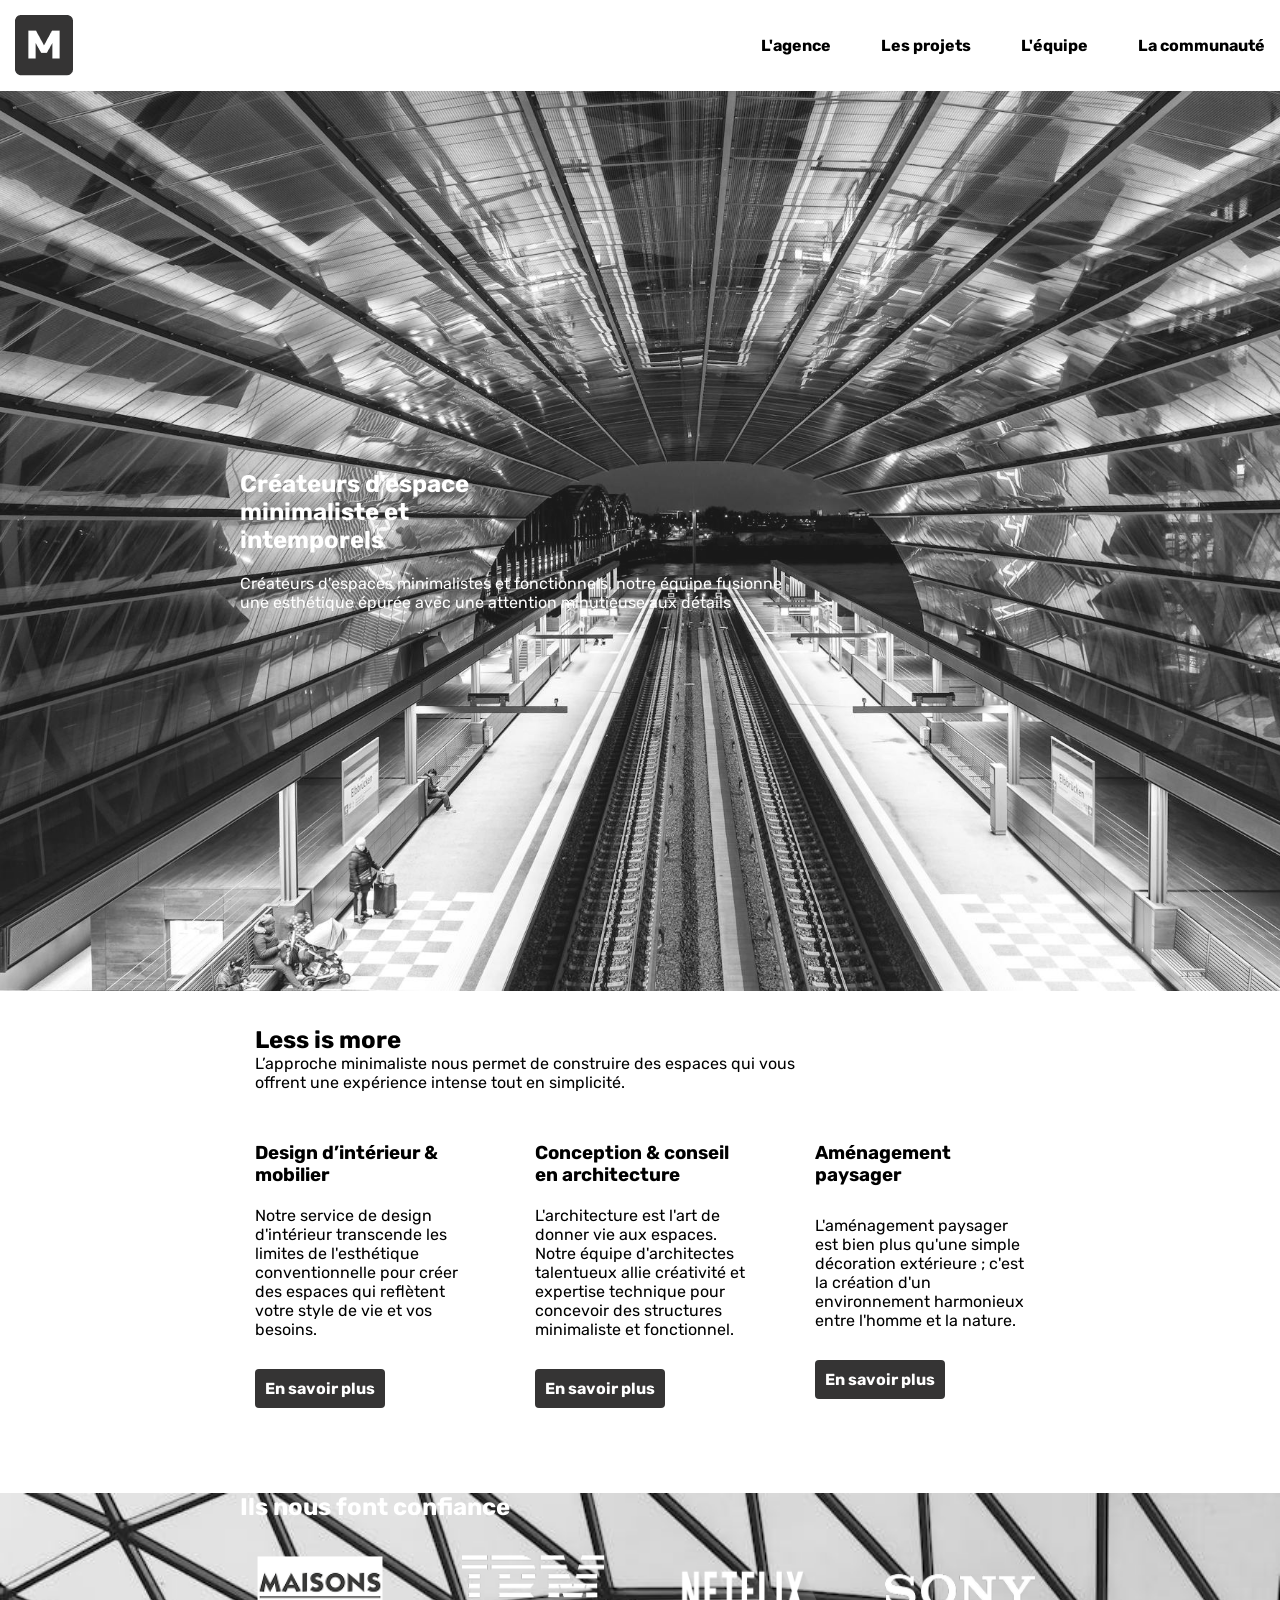
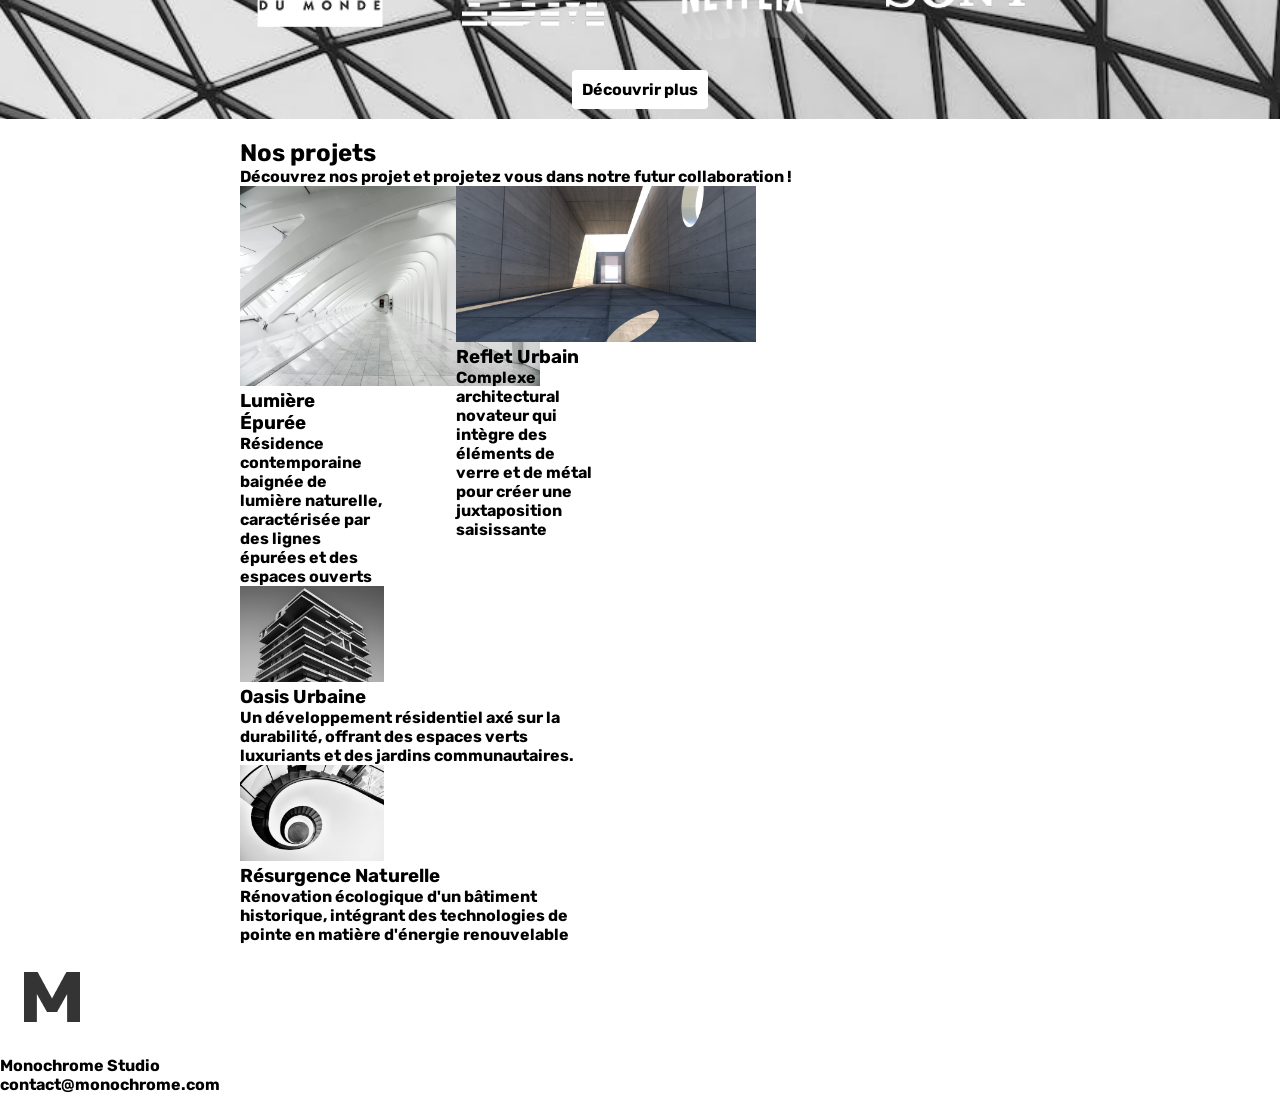
<file: index.html>
<!DOCTYPE html>
<html lang="en">

<head>
    <meta charset="UTF-8">
    <meta name="viewport" content="width=device-width, initial-scale=1.0">
    <title>Antonin-Monochrome</title>
    <link rel="stylesheet" href="style.css">
    <link rel="preconnect" href="https://fonts.googleapis.com">
    <link rel="preconnect" href="https://fonts.gstatic.com" crossorigin>
    <link href="https://fonts.googleapis.com/css2?family=Rubik:ital,wght@0,300..900;1,300..900&display=swap"
        rel="stylesheet">
</head>

<body class="rubik">
    <!-- Header -->
    <header class="flex space-between align-center padding-15">
        <img src="asset/logo-black.png" alt="">

        <nav class="typonav flex gap-50">
            <a href="" class="black">L'agence</a>
            <a href="#nos projets" class="black">Les projets</a>
            <a href="" class="black">L'équipe</a>
            <a href="" class="black">La communauté</a>
        </nav>
    </header>

    <!-- Main -->
    <main>
        <!-- Section Présentation -->
        <section class="bg-hero flex align-center justify-center">
            <div class="w-30 container-800">
                <h1 class="white mb-20">Créateurs d'espace <br> minimaliste et <br> intemporels</h1>
                <p class="white bold-400">Créateurs d'espaces minimalistes et fonctionnels, notre équipe fusionne <br>
                    une esthétique
                    épurée avec une
                    attention minutieuse aux détails</p>
            </div>
        </section>

        <!-- Section Less is more -->
        <section class="flex container-800 mb-20 mt-20">
            <div class="padding-15">
                <h2 class="bold">Less is more</h2>
                <p class="regular">L’approche minimaliste nous permet de construire des espaces qui vous <br> offrent
                    une expérience intense tout en simplicité.</p>
            </div>
            <div class="flex space-between mb-20 mt-20">
                <div class="card padding-15">
                    <h3 class="bold mb-20">Design d’intérieur & mobilier</h3>
                    <p class="regular">Notre service de design d'intérieur transcende les limites de l'esthétique
                        conventionnelle pour
                        créer
                        des
                        espaces qui reflètent votre style de vie et vos besoins. </p>
                    <a href="" class="bouton1 mt-30 mb-30">En savoir plus</a>
                </div>

                <div class="card padding-15">
                    <h3 class="bold mb-20">Conception & conseil en architecture</h3>
                    <p class="regular">L'architecture est l'art de donner vie aux espaces. Notre équipe d'architectes
                        talentueux allie
                        créativité et expertise technique pour concevoir des structures minimaliste et fonctionnel.</p>
                    <a href="" class="bouton1 mt-30 mb-30">En savoir plus</a>
                </div>

                <div class="card padding-15">
                    <h3 class="bold mb-30">Aménagement paysager</h3>
                    <p class="regular">L'aménagement paysager est bien plus qu'une simple décoration extérieure ; c'est
                        la création d'un
                        environnement harmonieux entre l'homme et la nature. </p>
                    <a href="" class="bouton1 mt-30 mb-30 ">En savoir plus</a>
                </div>
            </div>
        </section>

        <!-- Section client -->
        <section class="bg-hero-2">

            <div class="container-800 align-center mt-20 mb-20">
                <h2 class="white">Ils nous font confiance</h2>

                <div class=" flex space-between mt-20 mb-20">
                    <img class="w-20" src="asset/Maison_du_monde.png" alt="">
                    <img class="w-20" src="asset/IBM.png" alt="">
                    <img class="w-20" src="asset/Netflix.png" alt="">
                    <img class="w-20" src="asset/Sony.png" alt="">
                </div>

                <div class="flex justify-center align-center pt-10 pb-10">
                    <a href="" class="bouton2">Découvrir plus</a>
                </div>

            </div>

        </section>

        <!-- Section Nos projets -->
        <section class="container-800">


            <div id="nos projets">
                <h2>Nos projets</h2>
                <p>Découvrez nos projet et projetez vous dans notre futur collaboration !</p>
            </div>

            <!--Boite projet-->
            <div class="flex space-between div-card">

                <!--Lumière épuirée-->
                <a class="black w-40" href="Lumière_épurée.html" target="_blank" div>
                    <img src="asset/lumière_épurée.jpg" width="300" alt="">
                    <h3>Lumière Épurée</h3>
                    <p>Résidence contemporaine baignée de lumière naturelle, caractérisée par des lignes épurées et des
                        espaces
                        ouverts</p>
                </a>

                <!--Reflet Urbain-->
                <div class="w-40">
                    <img src="asset/Reflet_urbain.jpg" width="300" alt="">
                    <h3>Reflet Urbain</h3>
                    <p>Complexe architectural novateur qui intègre des éléments de verre et de métal pour créer une
                        juxtaposition saisissante</p>
                </div>


                <!--Oasis urbaine-->
                <div>
                    <img class="w-40" src="asset/Oasis_urbaine.jpg" width="300" alt="">
                    <h3>Oasis Urbaine</h3>
                    <p>Un développement résidentiel axé sur la durabilité, offrant des espaces verts luxuriants et des
                        jardins
                        communautaires.</p>
                </div>


                <!--Résurgence naturelle-->
                <div>
                    <img class="w-40" src="asset/Résurgence_naturelle.jpg" width="300" alt="">
                    <h3>Résurgence Naturelle</h3>
                    <p>Rénovation écologique d'un bâtiment historique, intégrant des technologies de pointe en matière
                        d'énergie
                        renouvelable</p>
                </div>
            </div>
        </section>
    </main>
    <!--Footer-->
    <footer>
        <img src="asset/logo-white.png" alt="">
        <p>Monochrome Studio</p>
        <p>contact@monochrome.com</p>
    </footer>




</body>

</html>
</file>
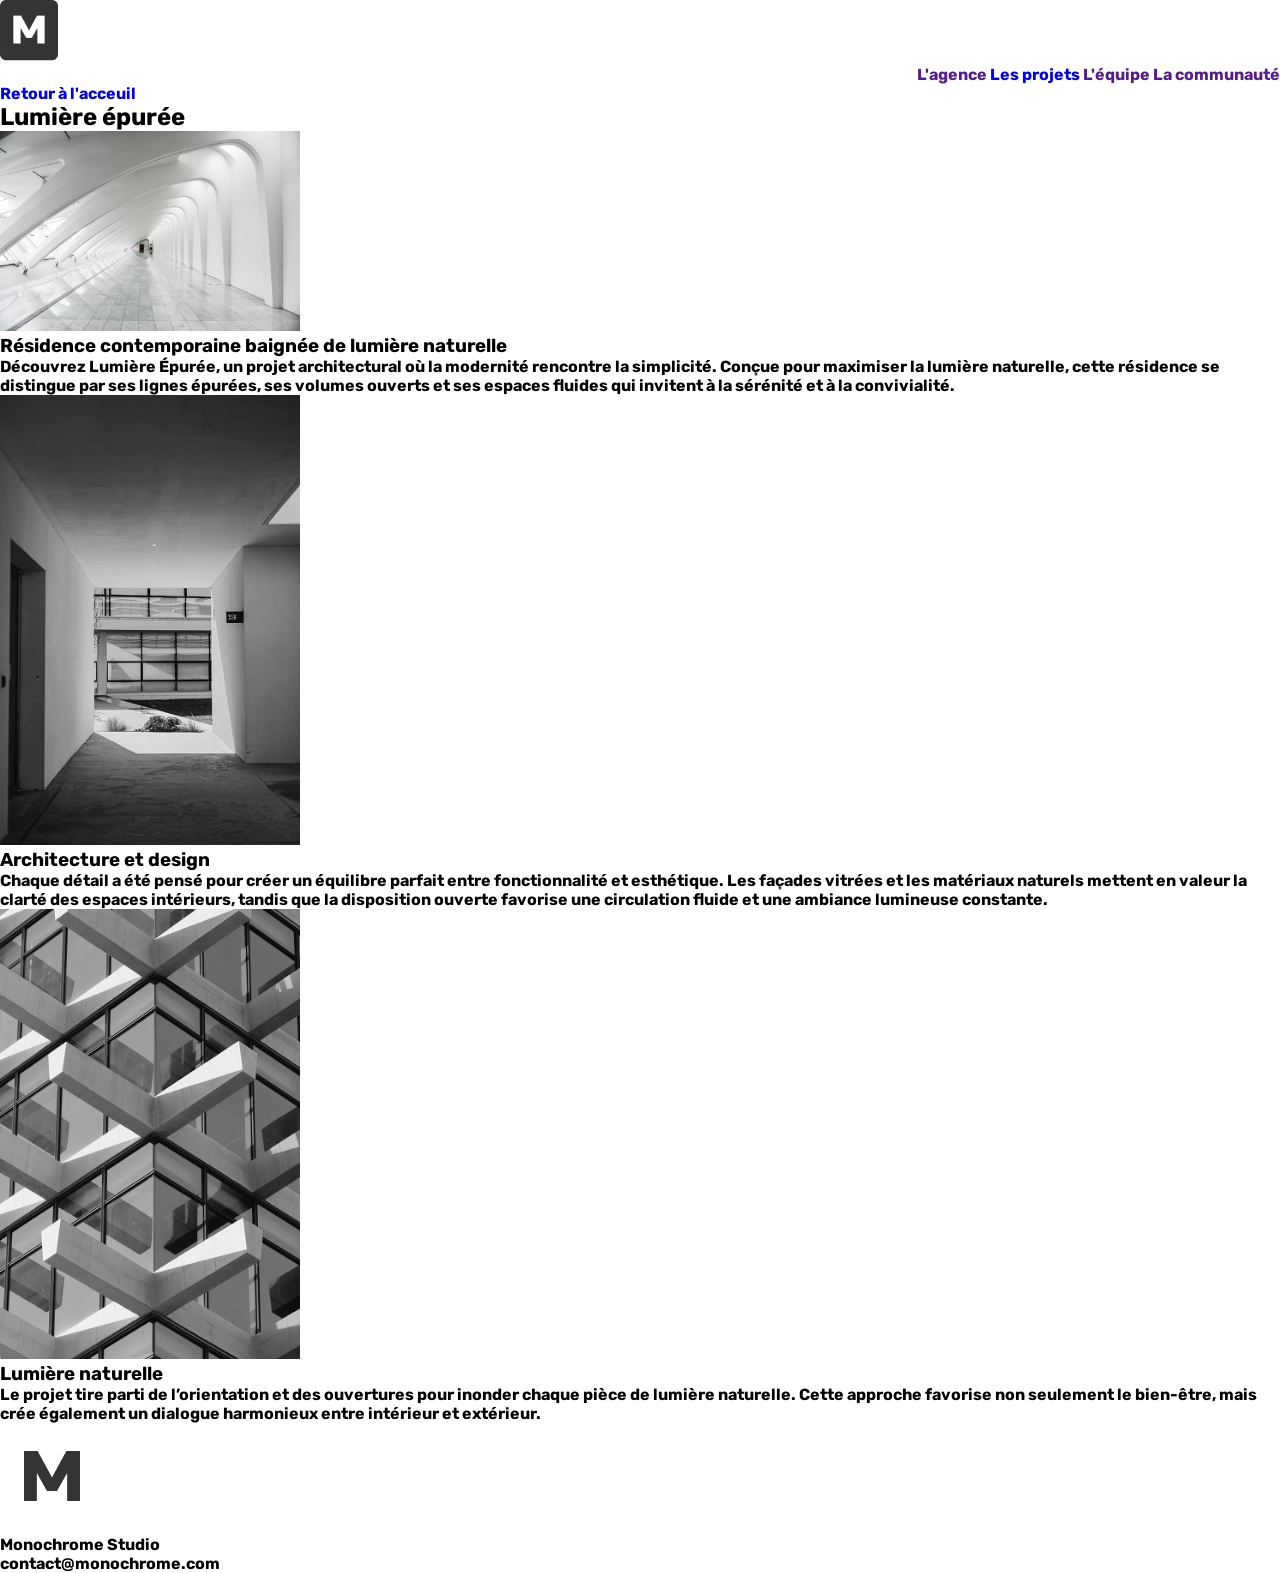
<file: Lumière_épurée.html>
<!DOCTYPE html>
<html lang="en">

<head>
    <meta charset="UTF-8">
    <meta name="viewport" content="width=device-width, initial-scale=1.0">
    <title>Antonin-Monochrome</title>
    <link rel="stylesheet" href="style.css">
    <link rel="preconnect" href="https://fonts.googleapis.com">
    <link rel="preconnect" href="https://fonts.gstatic.com" crossorigin>
    <link href="https://fonts.googleapis.com/css2?family=Rubik:ital,wght@0,300..900;1,300..900&display=swap" rel="stylesheet">
</head>

<body class="rubik">
    <!-- Header -->
    <header>
        <img src="asset/logo-black.png" alt="">

        <nav>
            <a href="">L'agence</a>
            <a href="#nos projets">Les projets</a>
            <a href="">L'équipe</a>
            <a href="">La communauté</a>
        </nav>

        <a href="index.html">Retour à l'acceuil</a>

    </header>

<!--Main-->
<main>
    <section>
        <!--div1-->
        <div>
            <h2>Lumière épurée</h2>
            <img src="asset/lumière_épurée.jpg" width="300" alt="">
            <h3>Résidence contemporaine baignée de lumière naturelle</h3>
            <p>Découvrez Lumière Épurée, un projet architectural où la modernité rencontre la simplicité. Conçue pour maximiser la lumière naturelle, cette résidence se distingue par ses lignes épurées, ses volumes ouverts et ses espaces fluides qui invitent à la sérénité et à la convivialité.</p>
        </div>

        <!--div2-->
        <div>
           <img src="asset/img2-lumiere-Epuree..png" width="300" alt=""> 
            <h3>Architecture et design</h3>
            <p>Chaque détail a été pensé pour créer un équilibre parfait entre fonctionnalité et esthétique. Les façades vitrées et les matériaux naturels mettent en valeur la clarté des espaces intérieurs, tandis que la disposition ouverte favorise une circulation fluide et une ambiance lumineuse constante.</p>
        </div>

        <!--div3-->
        <div>
            <img src="asset/img3-lumiere-Epuree..png" width="300" alt="">
            <h3>Lumière naturelle</h3>
            <p>Le projet tire parti de l’orientation et des ouvertures pour inonder chaque pièce de lumière naturelle. Cette approche favorise non seulement le bien-être, mais crée également un dialogue harmonieux entre intérieur et extérieur.</p>
        </div>

    </section>
</main>

  <!--Footer-->
    <footer>
        <img src="asset/logo-white.png" alt="">
        <p>Monochrome Studio</p>
        <p>contact@monochrome.com</p>
    </footer>

</body>
</file>
<file: style.css>
*{
    margin: 0;
    padding: 0;
    box-sizing: border-box;
    font-family: "Rubik", sans-serif;
}




/* Fond monochrome 1*/
.bg-hero{
    background-image: url("asset/Monochrome1.jpg");
    background-size: cover;
    background-repeat: no-repeat;
    height: 100vh;
    opacity: 0.9;
}
.bg-hero-2{
    background-image: url("asset/Monochrome_2.jpg");
    background-size: cover;
    background-repeat: no-repeat;

    
}


/* couleur txt*/
.white{
    color: white;
}



/*Placement texte*/
h1{
    
}

h2{
    
}

p{
    
  
}
nav{
    text-align: right;
}




/*Design texte*/

.rubik{
  font-family: "Rubik", sans-serif;
  font-optical-sizing: auto;
  font-weight: 700;
  font-style: normal;
}


/*Texte*/
a{
    text-decoration: none;
}

.black{
    color: #000000;
}

.bold{
    font-weight: 700;
}

.bold-400{
    font-weight: 400;
}

.regular{
    font-weight: lighter;
}

.bouton1{
    padding: 10px;
    background-color:#353434;
    color:#FFFFFF;
    border-radius: 4px;
    display: inline-block;
}

.bouton2{
    padding: 10px;
    background-color: #FFFFFF;
    color:#000000;
    border-radius: 4px;
    display: inline-block;
}

/*typo navbar*/
.typonav{
  font-family: "Rubik", sans-serif;
  font-optical-sizing: auto;
  font-weight: bold;
  font-style: normal;
}

/*flexbox*/

.flex{
    display: flex;
    flex-wrap: wrap;
}

.space-between{
    justify-content: space-between;
}

.gap-50{
    gap: 50px;
}

.gap-20{
    gap:20px;
}

.align-center{
    align-items: center;
}

.justify-center{
    justify-content: center;
}


.flex-end{
    justify-content: flex-end;
}





/*MARGIN & PADDING*/

.padding-15{
    padding: 15px;
}

.mb-20{
    margin-bottom: 20px;
}

.mt-20{
    margin-top: 20px;
}

.mb-30{
    margin-bottom: 30px;
}

.mt-30{
    margin-top: 30px;
}

.pt-10{
    padding-top: 10px;
}

.pb-10{
    padding-bottom: 10px;
}



/*TAILLE*/

.w-50{
    width: 50%;
}

.w-40{
    width: 40%;
}

.w-30{
    width: 30%;
}

.w-20{
    width: 20%;
}

.card{
    width: 30%;
}

.div-card{
    width: 45%;
}


/*Containers*/

.container-800{
    max-width: 800px;
    width: 100%;
    margin-left: auto;
    margin-right: auto;
}


.bg-red{
    background-color: red;
}
</file>
